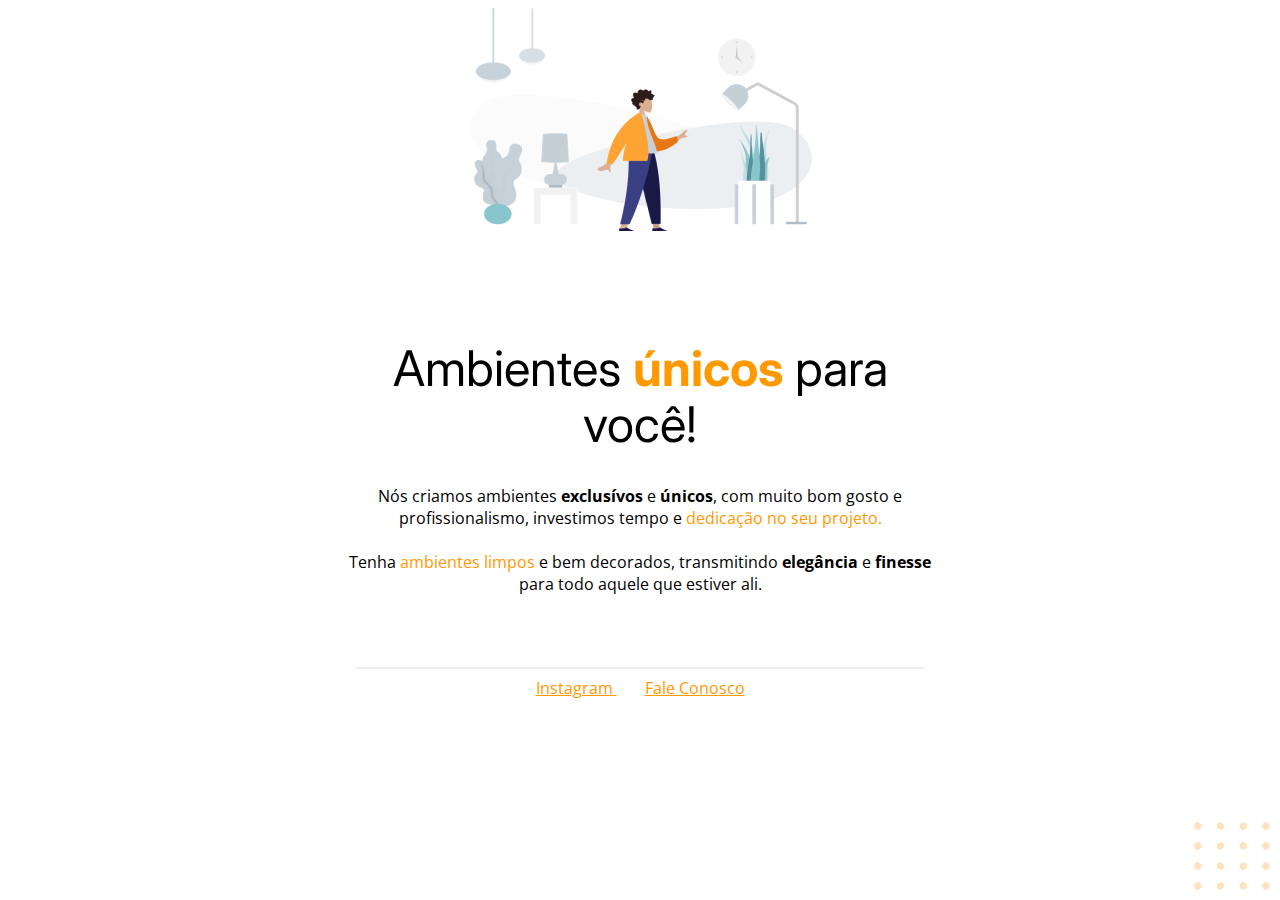
<file: #F020 Projeto 1/index.html>
<!DOCTYPE html>
<html lang="pt-br">

<head>
	<link rel="preconnect" href="https://fonts.googleapis.com">
	<link rel="preconnect" href="https://fonts.gstatic.com" crossorigin>
	<link rel="stylesheet" href="style.css">

	<meta name="viewport" content="width=device-width, initial-scale=1.0">
	<meta charset="UTF-8">
	<title>Móveis Customizados</title>

	<link href="https://fonts.googleapis.com/css2?family=Inter:wght@400;700&family=Open+Sans:wght@400;700&display=swap"
		rel="stylesheet">
</head>

<body>
	<img id="balls" src="imagens/balls.svg" alt="Bolinhas Laranjadas no canto direito inferior da tela" />

	<div id="hero">
		<img src="imagens/img1.png" alt="Desenho de uma pessoa vestindo uma camisa amarela em uma sala com móveis">

		<h1>Ambientes <span>únicos</span> para você!</h1>
		<p>Nós criamos ambientes <strong>exclusívos</strong> e <strong>únicos</strong>,
			com muito bom gosto e profissionalismo,
			investimos tempo e <span>dedicação no seu projeto.</span>
			<br />
			<br />
			Tenha <span>ambientes limpos</span> e bem decorados,
			transmitindo <strong>elegância</strong> e <strong>finesse</strong> para todo aquele
			que estiver ali.
		</p>
	</div>

	<div id="footer">
		<div id="line"></div>

		<a target="_blank" href="https://instagram.com/schirmersamu">
			Instagram
		</a>
		<a href="mailto:moveisparavoce@moveisparavoce.com">
			Fale Conosco
		</a>

	</div>

</body>

</html>
</file>
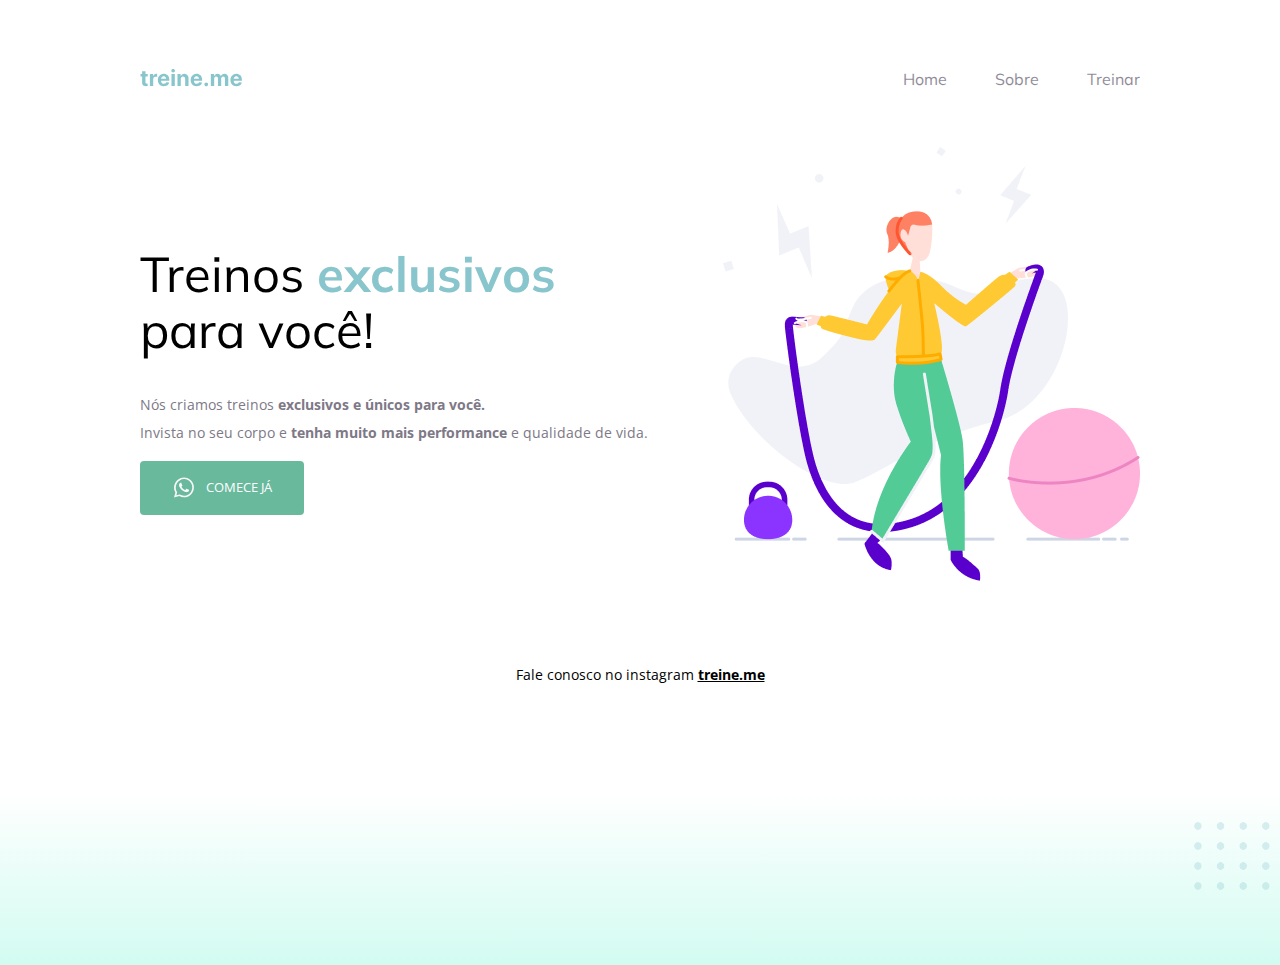
<file: #F032 Projeto 2/index.html>
<!DOCTYPE html>
<html lang="pt-br">
<head>
    <link rel="preconnect" href="https://fonts.googleapis.com">
    <link rel="preconnect" href="https://fonts.gstatic.com" crossorigin>
    
    <meta charset="UTF-8">
    <meta name="viewport" content="width=device-width, initial-scale=1.0">
    <title>Treine me</title>
    
    <link href="https://fonts.googleapis.com/css2?family=Mulish:wght@400;700&family=Open+Sans:wght@400;700&display=swap" rel="stylesheet">
    
    <link rel="stylesheet" href="index.css">
</head>
<body>
    <div class="page">

        
        
        <nav>
            <a id="logo" href="#">
                <img src="imagens/logo.svg" alt="Treine.me">
            </a>
            
            <ul>
                <li><a href="#">Home</a></li>
                <li><a href="#">Sobre</a></li>
                <li><a href="#">Treinar</a></li>
            </ul>
        </nav>

    <main>
        <section class="text">
            <h1>Treinos <span>exclusivos</span><br/>para você!</h1> 
            <p>Nós criamos treinos <strong>exclusivos e únicos para você.</strong> <br/>
                Invista no seu corpo e <strong>tenha muito mais performance</strong> e qualidade de vida.</p>
                <button>
                    <img src="imagens/whats.svg" alt="icone whatsapp">
                    Comece já
                </button>
        </section>
        <img src="imagens/img.png" alt="Desenho de uma mulher pulando corda">
    </main>

    <footer>
        Fale conosco no instagram <a href="https://instagram.com/treineme" target="_blank">treine.me</a>
    </footer>
    
    </div>

    <img id="balls" src="imagens/balls.svg" alt="bolinhas verdes no canto inferior">

</body>
</html>
</file>
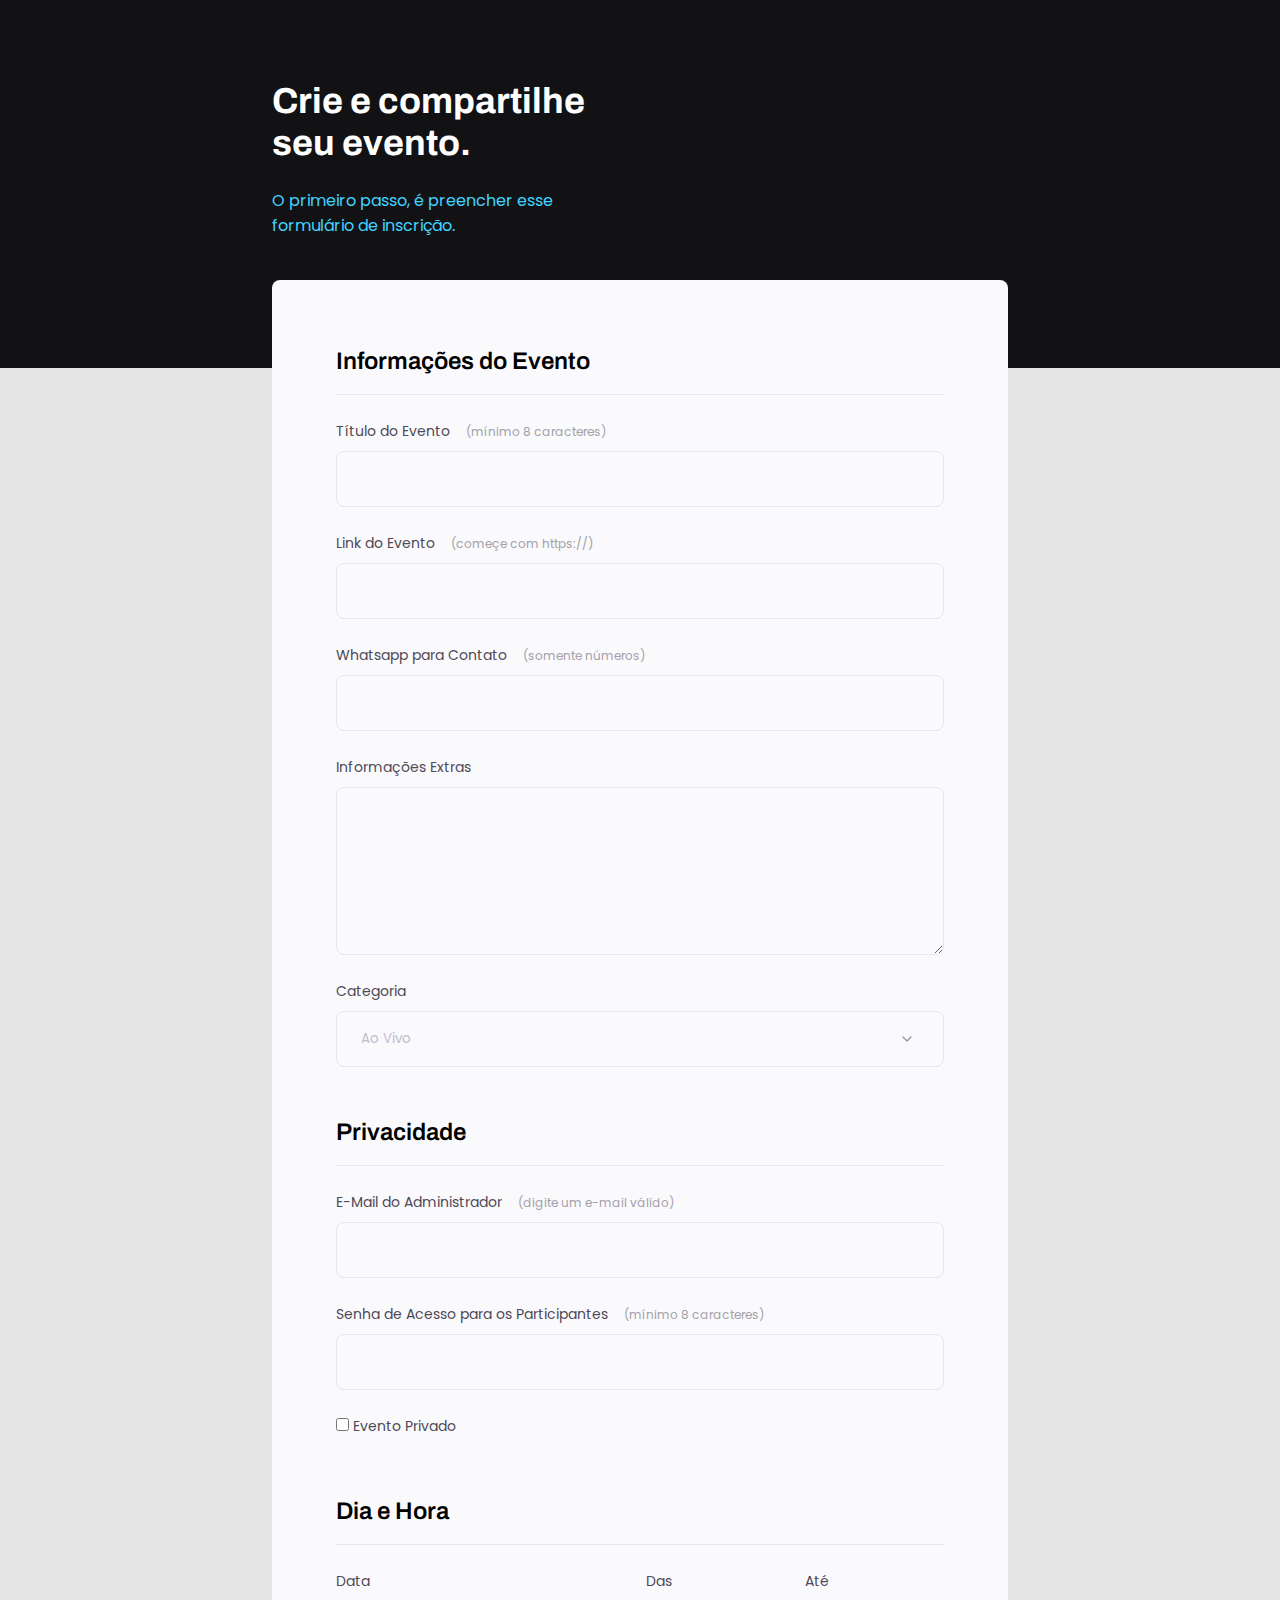
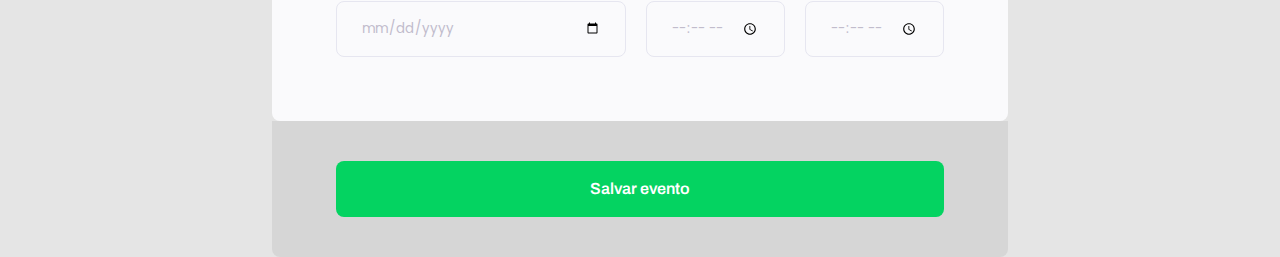
<file: #F053 Projeto 3/index.html>
<!DOCTYPE html>
<html lang="pt-br">

<head>
    <link rel="preconnect" href="https://fonts.googleapis.com">
    <link rel="preconnect" href="https://fonts.gstatic.com" crossorigin>
    <meta charset="UTF-8">
    <meta name="viewport" content="width=device-width, initial-scale=1.0">
    <title>Crie seu Evento</title>
    <link rel="stylesheet" href="style.css">
    <link href="https://fonts.googleapis.com/css2?family=Archivo:wght@600;700&family=Poppins&display=swap"
        rel="stylesheet">
</head>

<body>
    <div class="page">
        <header>
            <h1>Crie e compartilhe </b>
                seu evento.</h1>
            <p>O primeiro passo, é preencher esse formulário de inscrição.</p>
        </header>
        <form id="my-form">
            <fieldset>
                <div class="fieldset-wrapper">
                    <legend>Informações do Evento</legend>

                    <div class="input-wrapper">
                        <label for="event-title">Título do Evento <span>(mínimo 8 caracteres)</span></label>
                        <input type="text" name="event-title" id="event-title" required minlength="8">
                    </div>

                    <div class="input-wrapper">
                        <label for="event-link">Link do Evento <span>(começe com https://)</span></label>
                        <input type="text" name="event-link" id="event-link" required>
                    </div>

                    <div class="input-wrapper">
                        <label for="event-whats">Whatsapp para Contato <span>(somente números)</span></label>
                        <input type="number" name="event-whats" id="event-whats" required>
                    </div>

                    <div class="input-wrapper">
                        <label for="event-info">Informações Extras</label>
                        <textarea name="event-info" id="event-info"></textarea>
                    </div>

                    <div class="input-wrapper">
                        <label for="event-category">Categoria</label>
                        <select name="event-category" id="event-category">
                            <option value="live">Ao Vivo</option>
                            <option value="podcast">Podcast</option>
                            <option value="mentorship">Mentoria</option>
                        </select>
                    </div>

                </div>
            </fieldset>

            <fieldset>
                <div class="fieldset-wrapper">
                    <legend>Privacidade</legend>

                    <div class="input-wrapper">
                        <label for="event-email">E-Mail do Administrador <span>(digite um e-mail válido)</span></label>
                        <input type="email" name="event-email" id="event-email">
                    </div>

                    <div class="input-wrapper">
                        <label for="event-password">Senha de Acesso para os Participantes <span>(mínimo 8
                                caracteres)</span></label>
                        <input type="password" name="event-password" id="event-password">
                    </div>

                    <div class="checkbox-wrapper">
                        <input type="checkbox" name="event-private" id="event-private">
                        <label for="event-private">Evento Privado </label>
                    </div>

            </fieldset>

            <fieldset>
                <div class="fieldset-wrapper">
                    <legend>Dia e Hora</legend>
                    <div class="colunas">
                        <div class="input-wrapper"> <label for="event-data">Data</label> <input type="date"
                                id="event-data"> </div>
                        <div class="input-wrapper"> <label for="event-begin">Das</label> <input type="time"
                                id="event-begin"> </div>
                        <div class="input-wrapper"> <label for="event-end">Até</label> <input type="time"
                                id="event-end"> </div>
                    </div>
                </div>
            </fieldset>


        </form>
        <footer>
            <input type="submit" value="Salvar evento" form="my-form">
        </footer>
    </div>
</body>

</html>
</file>
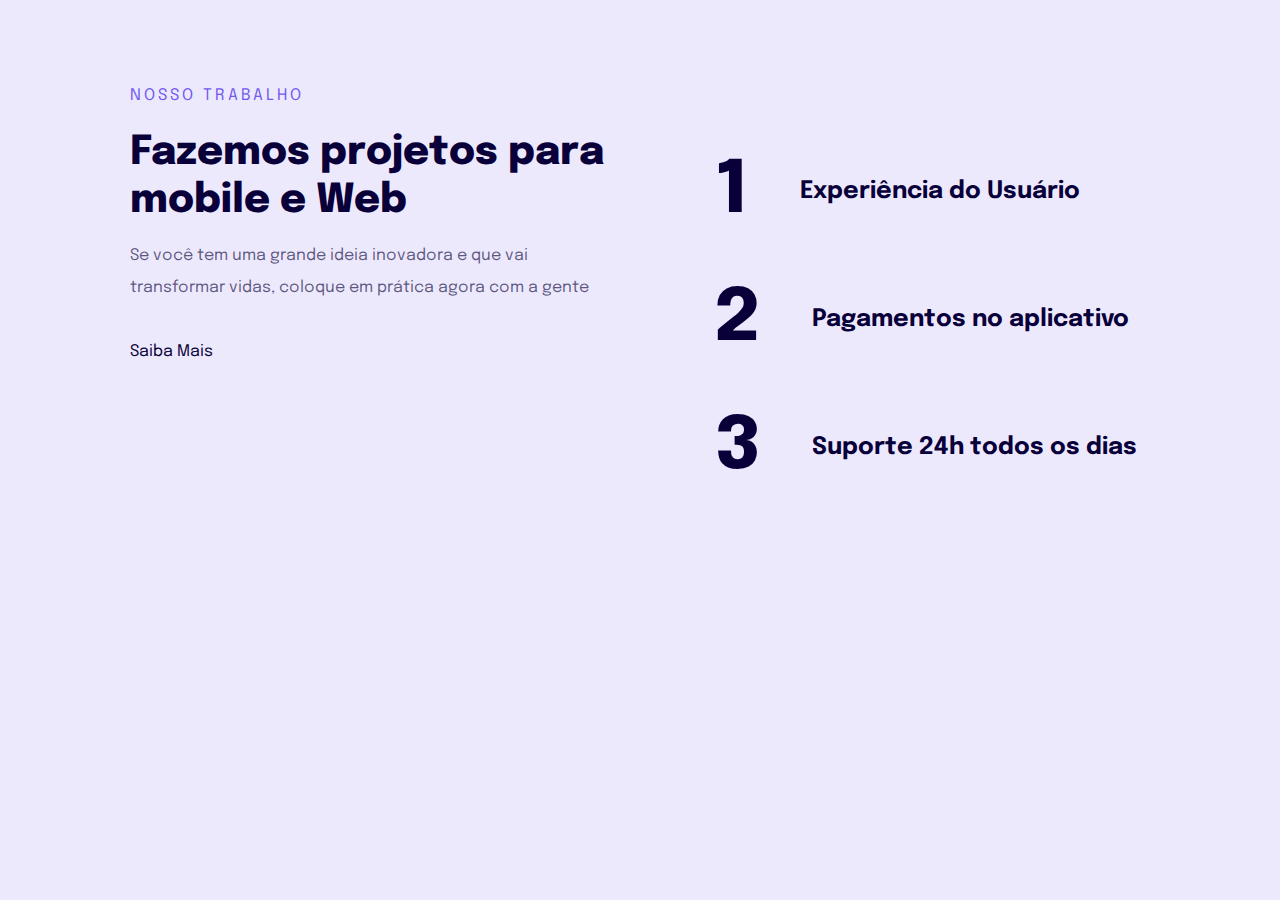
<file: #F066 Projeto 4/index.html>
<!DOCTYPE html>
<html lang="en">

<head>

    <link rel="preconnect" href="https://fonts.googleapis.com">
    <link rel="preconnect" href="https://fonts.gstatic.com" crossorigin>
    <meta charset="UTF-8">
    <meta name="viewport" content="width=device-width, initial-scale=1.0">

    <title>Responsividade</title>


    <link href="https://fonts.googleapis.com/css2?family=Epilogue:wght@400;700;800&display=swap" rel="stylesheet">
    <link rel="stylesheet" href="style.css">
</head>

<body>
    <main>
        <div>
            <p>NOSSO TRABALHO</p>
            <H1>Fazemos projetos para mobile e Web</H1>
            <p>Se você tem uma grande ideia inovadora e que vai transformar vidas,
                coloque em prática agora com a gente
            </p>
            <a href="#">Saiba Mais</a>
        </div>

        <ul>
            <li id="1"><span>1</span>Experiência do Usuário</li>
            <li id="2"><span>2</span>Pagamentos no aplicativo</li>
            <li id="3"><span>3</span>Suporte 24h todos os dias</li>
        </ul>
    </main>
</body>

</html>
</file>
<file: #F020 Projeto 1/style.css>
h1{
    font-family: 'Inter', sans-serif;
    font-size: 49px;
    line-height: 56px;
    font-weight: normal;
    margin-bottom: 32px;
}

h1 span{
    font-weight: bold;
}

body{
    font-family: 'Open Sans', sans-serif;
    text-align: center;
    margin: 2;
}

#hero{
    width: 592px;
    margin: 0 auto 72px;
}

#hero img {
    margin-bottom: 72px;
}

span, a{
    color: #FF9900;
}

p #footer{
    color: #7D7987;
    font-size: 14px;
    line-height: 28px;
}

#footer a + a{
    margin-left: 28px;
}

#footer #line{
    width: 568px;
    height: 0px;
    border: 1px solid #ECEFF2;
    margin: 0 auto 8px;
}

#balls{
    position: fixed;
    bottom: 0px;
    right: 0px;
}
</file>
<file: #F032 Projeto 2/index.css>
body{
    margin: 0;
    font-family: 'Open Sans', sans-serif;
  
    background: linear-gradient(180deg, rgba(190, 253, 237, 0) 82.08%, rgba(138, 245, 218, 0.38) 100%);

    min-height: 100vh;
}

.page{
    width: 1000px;
    margin: 65px auto 0;
}

nav{
    display: flex;
    justify-content: space-between;
    align-items: center;

    margin-bottom: 55px;
}

ul{
    display: flex;
    gap: 48px;
    list-style: none;
    margin: 0;
    padding: 0;
    opacity: 0.5;
}
ul li a{
    color: #1F1534;
    text-decoration: none;
}

ul li a:hover{
    font-weight: bold;
    opacity: 1;
}


h1, ul{
    font-family: 'Mulish', sans-serif;
}

main{
    display: flex;
    align-items: center;
    justify-content: space-between;
}

h1{
    font-size: 49px;
    line-height: 56px;
    color: #000;

    font-weight: normal;
}

h1 span{
    color: #89C5CC;
    font-weight: bold;
}

section p{
    font-size: 14px;
    line-height: 28px;
    color: #7D7987;

    margin-top: 40px 0;
}

button{
    color: white;
    font-family: 'Open Sans', sans-serif;
    text-transform: uppercase;
    gap: 10px;

    background: #69B99D;
    border: 0;
    padding: 14px 32px 15px;
    border-radius: 4px;

    display: flex;
    align-items: center;
    justify-content: center;

    cursor: pointer;

}

button:hover{
    background: #0b6e4c;
}

footer{
    font-size: 14px;
    line-height: 28px;
    text-align: center;

    margin-top: 80px;
}

footer a{
    font-weight: bold;
    color: #000;
}

#balls{
    position: fixed;
    bottom: 0;
    right: 0;
}
</file>
<file: #F053 Projeto 3/style.css>
*{
    margin: 0;
    padding: 0;
    box-sizing: border-box;
}
body{
    font-family: 'Poppins', sans-serif;

    background: #E5E5E5;        
}

body::before{
    content: '';    

    background: #121214; 
    width: 100%;
    height: 368px;

    position: absolute;
    top: 0;
    left: 0;
    z-index: -1;
    display: flexbox;
}

header h1{
    font-family: 'Archivo', sans-serif;
    font-weight: 700;
    font-size: 36px;
    line-height: 42px;
    color: #FFFFFF;
}

header p{
    color: #42D3FF;
    margin-top: 24px;
    margin-bottom: 42px;
}

.page{
    margin: auto;

    width: 736px;    

}

header{
    width: 319px;
    margin-top: 80px;
}

form{
    background: #FAFAFC;    
    margin-top: 40px;
    min-height: 300px;        
    
    border-radius: 8px;
    padding: 64px;

    display: flex;
    flex-direction: column;
    gap: 48px;
}

fieldset{
    border: none;    
}

.fieldset-wrapper{
    display: flex;
    flex-direction: column;
    gap: 24px;
}

fieldset legend{
    font-family: 'Archivo', sans-serif;
    font-style: normal;
    font-weight: 600;
    font-size: 24px;
    line-height: 34px;

    border-bottom: 1px solid #E6E6F0;
    width: 100%;
    padding-bottom: 16px;
}

.input-wrapper{
    display: flex;
    flex-direction: column;
}

.input-wrapper label, .checkbox-wrapper{    
    font-style: normal;
    font-weight: 400;
    font-size: 14px;
    line-height: 24px;

    color: #4E4958;
    margin-bottom: 8px;
}

.input-wrapper label span{
    margin-left: 12px;
    color: #a4a0aa;

    font-family: 'Poppins';
    font-style: normal;
    font-weight: 400;
    font-size: 12px;
    line-height: 20px;
}

.input-wrapper label span:hover{
    color: #57555a;
}

.input-wrapper input, .input-wrapper textarea, .input-wrapper select{
    background: #FAFAFC;
    border: 1px solid #E6E6F0;
    border-radius: 8px;

    height: 56px;

    padding: 0 24px;

    font-family: 'Poppins';
    font-style: normal;    
    line-height: 26px;
    
    color: #C1BCCC;

}

.input-wrapper textarea{
    padding: 0;
    height: 168px;
}

.input-wrapper select{
    appearance: none;
    -webkit-appearance: none;

    background-image: url("data:image/svg+xml,%3Csvg width='24' height='24' viewBox='0 0 24 24' fill='none' xmlns='http://www.w3.org/2000/svg'%3E%3Cg clip-path='url(%23clip0_1_54)'%3E%3Cpath d='M8 10L12 14L16 10' stroke='%239C98A6' stroke-width='1.5' stroke-linecap='round' stroke-linejoin='round'/%3E%3C/g%3E%3Cdefs%3E%3CclipPath id='clip0_1_54'%3E%3Crect width='24' height='24' fill='white'/%3E%3C/clipPath%3E%3C/defs%3E%3C/svg%3E%0A");
    background-repeat: no-repeat;
    background-position: right 24px top 50%;
}

.colunas{
    display: flex;
    gap: 20px;
}

.colunas > div:nth-child(1){
    width: 100%;
}


footer{
    height: 136px;
    width: 736px;
    position: absolute;
    background: #D6D6D6;
    border-radius: 0px 0px 8px 8px;
    display: flex;
    flex-direction: column;
    padding: 40px 64px;
    margin-bottom: 100px;
}

footer input{
    background: #04D361;
    display: flex;
    align-items: center;
    flex-direction: row;
    border-radius: 8px;
    gap: 10px;
    justify-content: center;
    width: 608px;
    height: 56px;
    border: white;
    color: white;

    font-family: 'Archivo';
    font-weight: 600;
    font-size: 16px;
    line-height: 26px;
}

footer input:hover {
    background: #04a04a;
}
</file>
<file: #F066 Projeto 4/style.css>
*{
    margin: 0;
    padding: 0;
    box-sizing: border-box;
}

:root{
    font-size: 62.5%;
}

body{
    background: #ECE9FD;

    padding: 6.0rem 2.3rem 6.6rem;
}

main{
    max-width: 33.0rem;
    margin: 0 auto;
}

main p:first-child{
    color: #7158EF;

    letter-spacing: 3px;
    font-family: 'Epilogue', sans-serif;
    font-weight: 400;
    font-size: 1.6rem;
    line-height: 3.2rem;
    font-style: normal;

    margin-bottom: 1.7rem;
}

h1{
    color: #090039;

    font-family: 'Epilogue', sans-serif;
    font-size: 4.0rem;
    line-height: 4.8rem;
    font-style: normal;
    font-weight: 800;

    margin-bottom: 1.5rem;
}

p{
    color: rgba(10, 0, 57, 0.64);

    font-family: 'Epilogue';
    font-style: normal;
    font-weight: 400;
    font-size: 1.6rem;
    line-height: 3.2rem;

    margin-bottom: 3.2rem;
}

a{
    color: #090039;
    text-decoration: none;
    font-family: 'Epilogue';
    font-style: normal;
    font-weight: 400;
    font-size: 1.6rem;
    line-height: 3.2rem;
}

a:hover{
    color: #7d69f0;
    font-weight: bold;
}

ul{
    color: #090039;
    margin-top: 7.2rem;

    list-style: none;

    font-family: 'Epilogue';
    font-style: normal;
    font-weight: 700;
    font-size: 2.4rem;
    line-height: 3.2rem;
}

ul li{
    max-width: 25.7rem;

    display: flex;
    gap: 3.8rem;

    margin-bottom: 4.8rem;
}

ul li span{
    color: #090039;

    font-family: 'Epilogue';
    font-style: normal;
    font-weight: 800;   
    font-size: 7.2rem;
    line-height: 8.0rem;

    letter-spacing: -2px;
}

ul li:last-child{
    margin-bottom: 0;
}

ul li + li{
    margin-top: 3.2rem;
}

@media(min-width: 700px){
    body{
        padding-top: 8rem;
    }

    main{
        display: flex;
        gap: 10rem;
        max-width: 1020px;
    }

    main div{
        max-width: 485px;
    }

    ul li{
        gap: 5.3rem;
        max-width: 45000px;
        align-items: center;
    }
}
</file>
